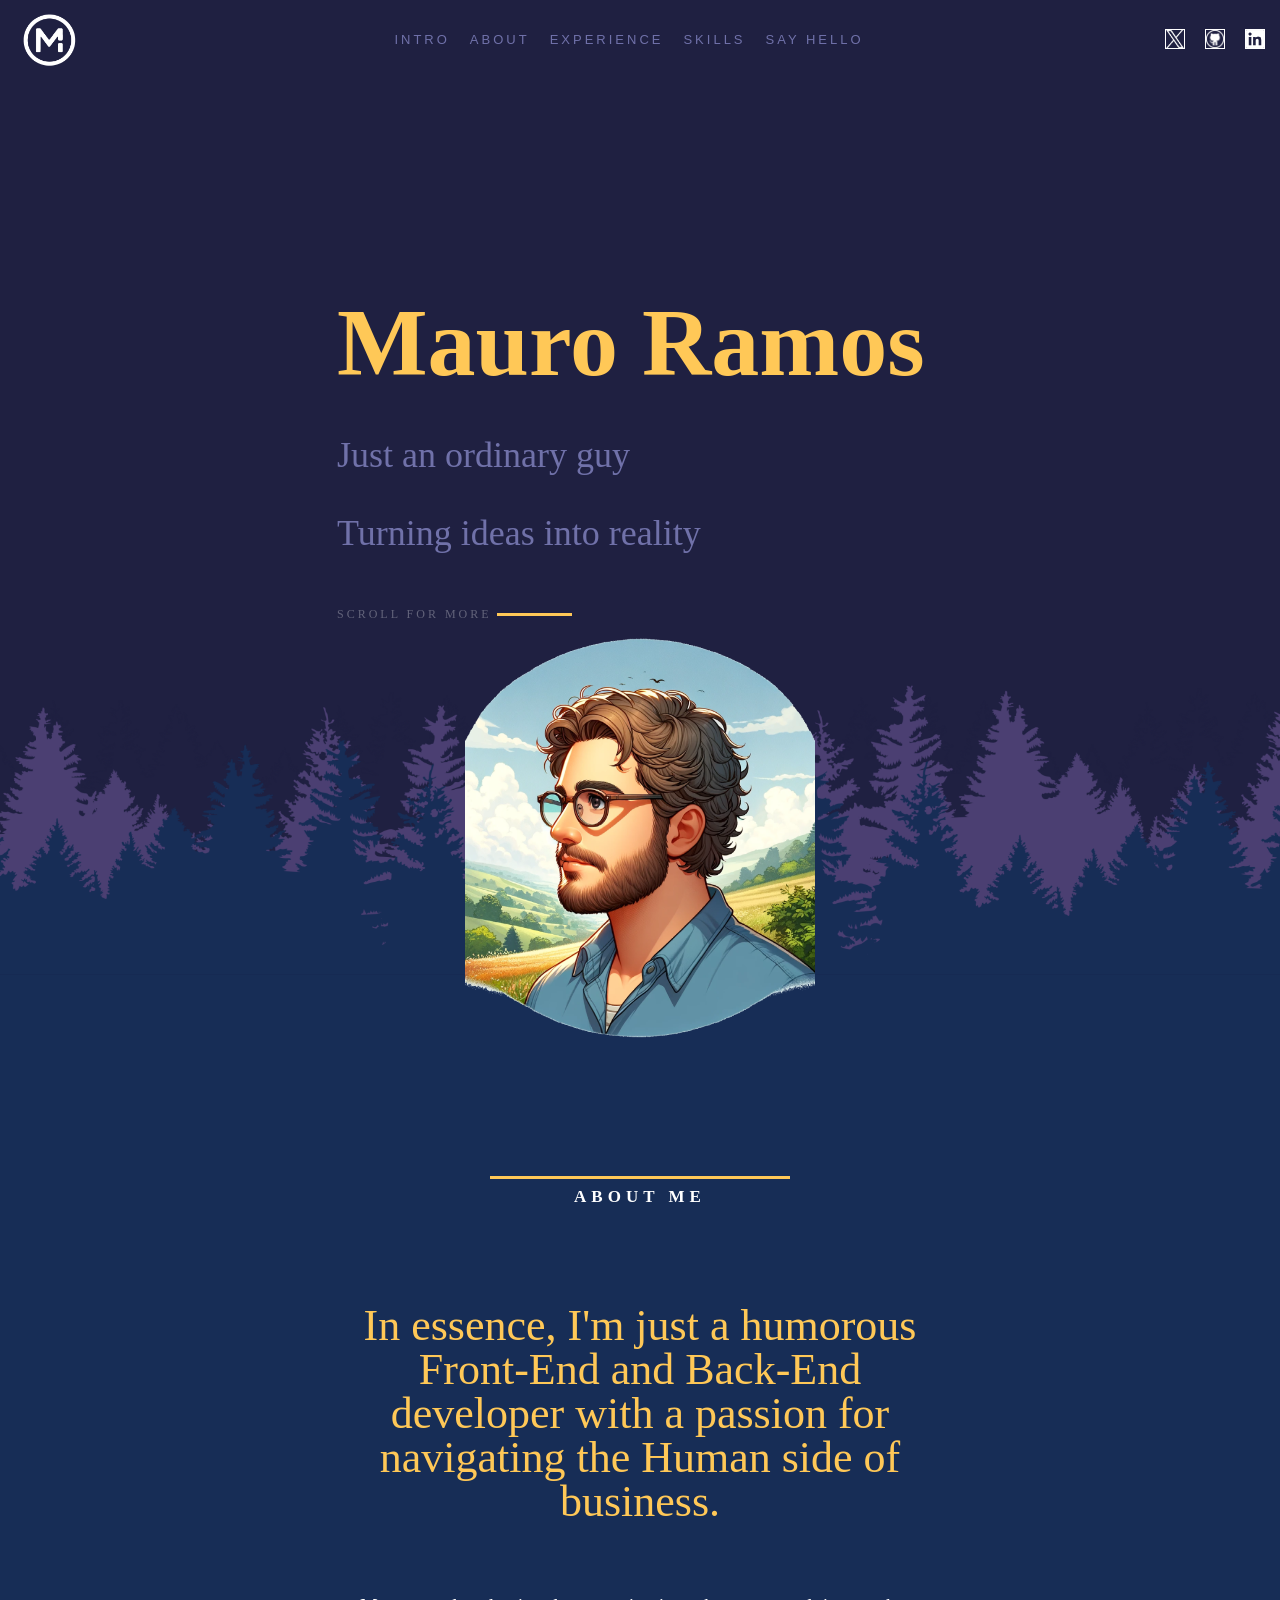
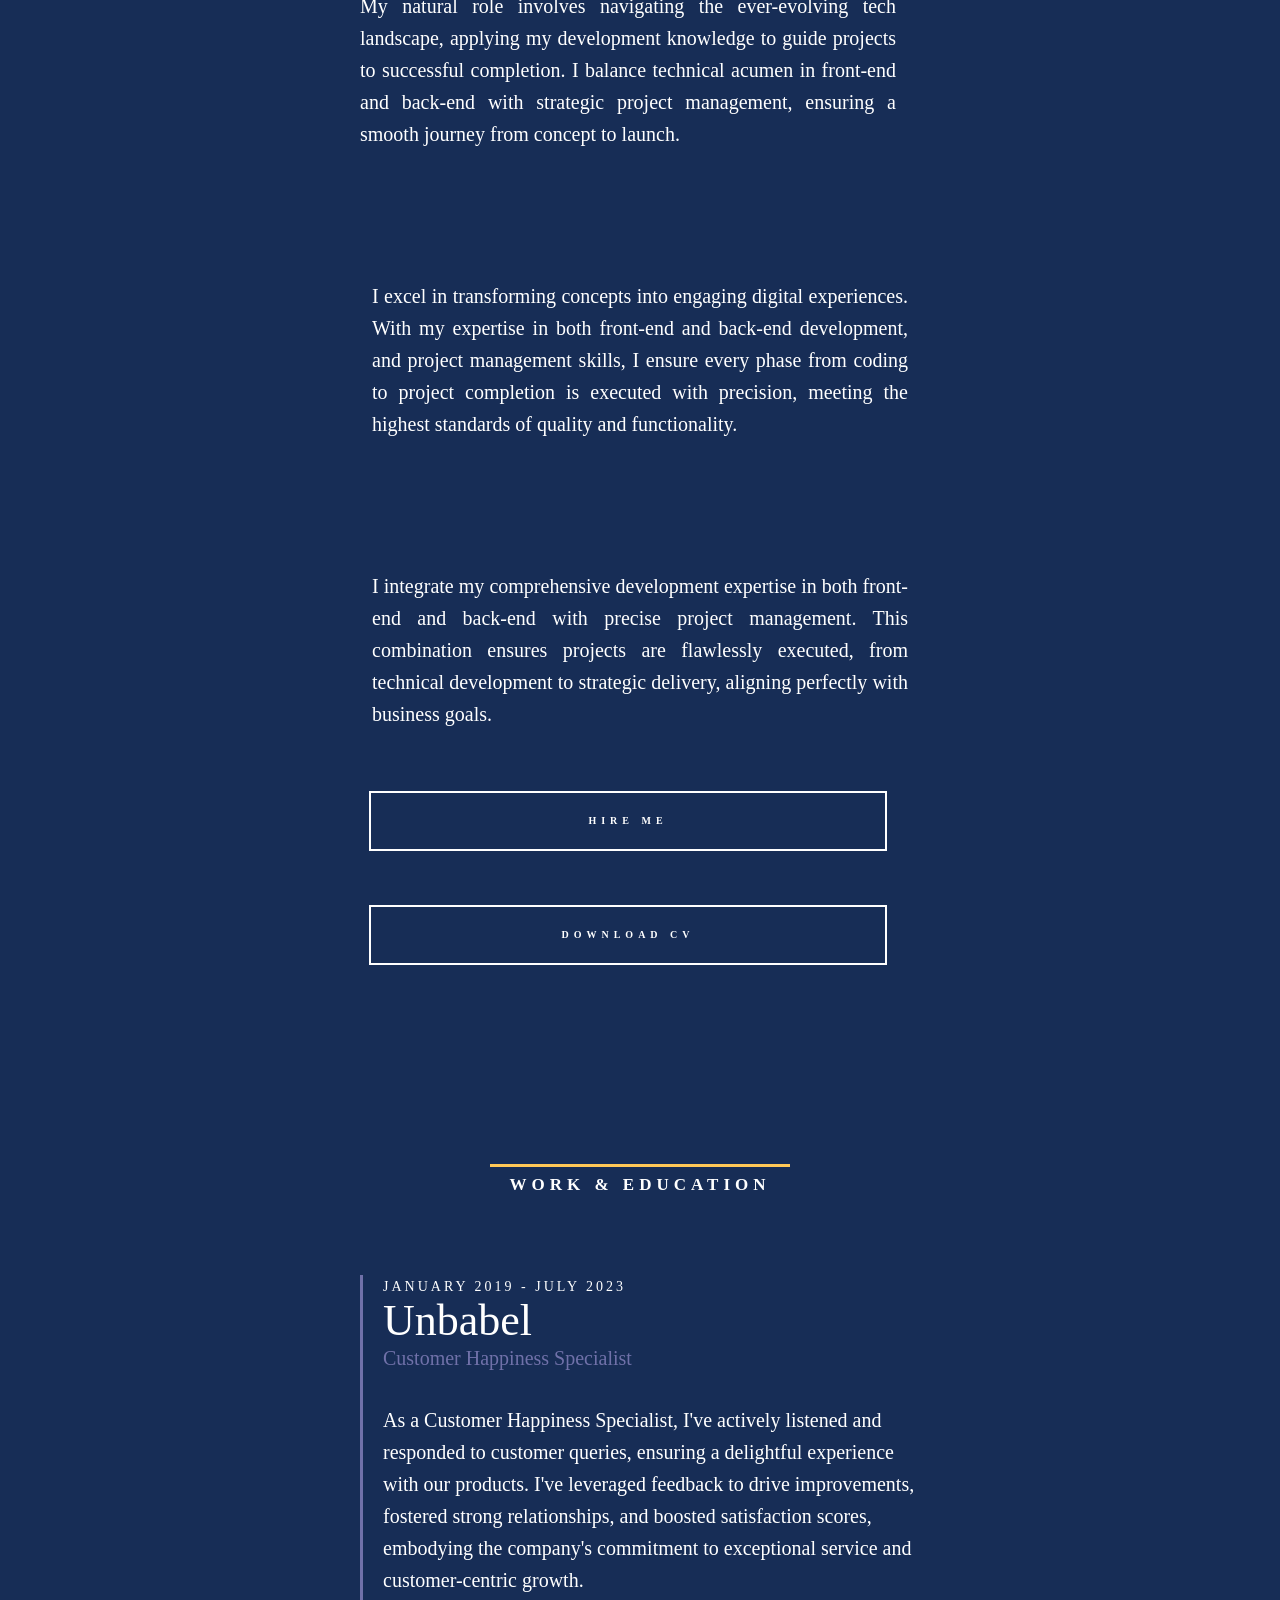
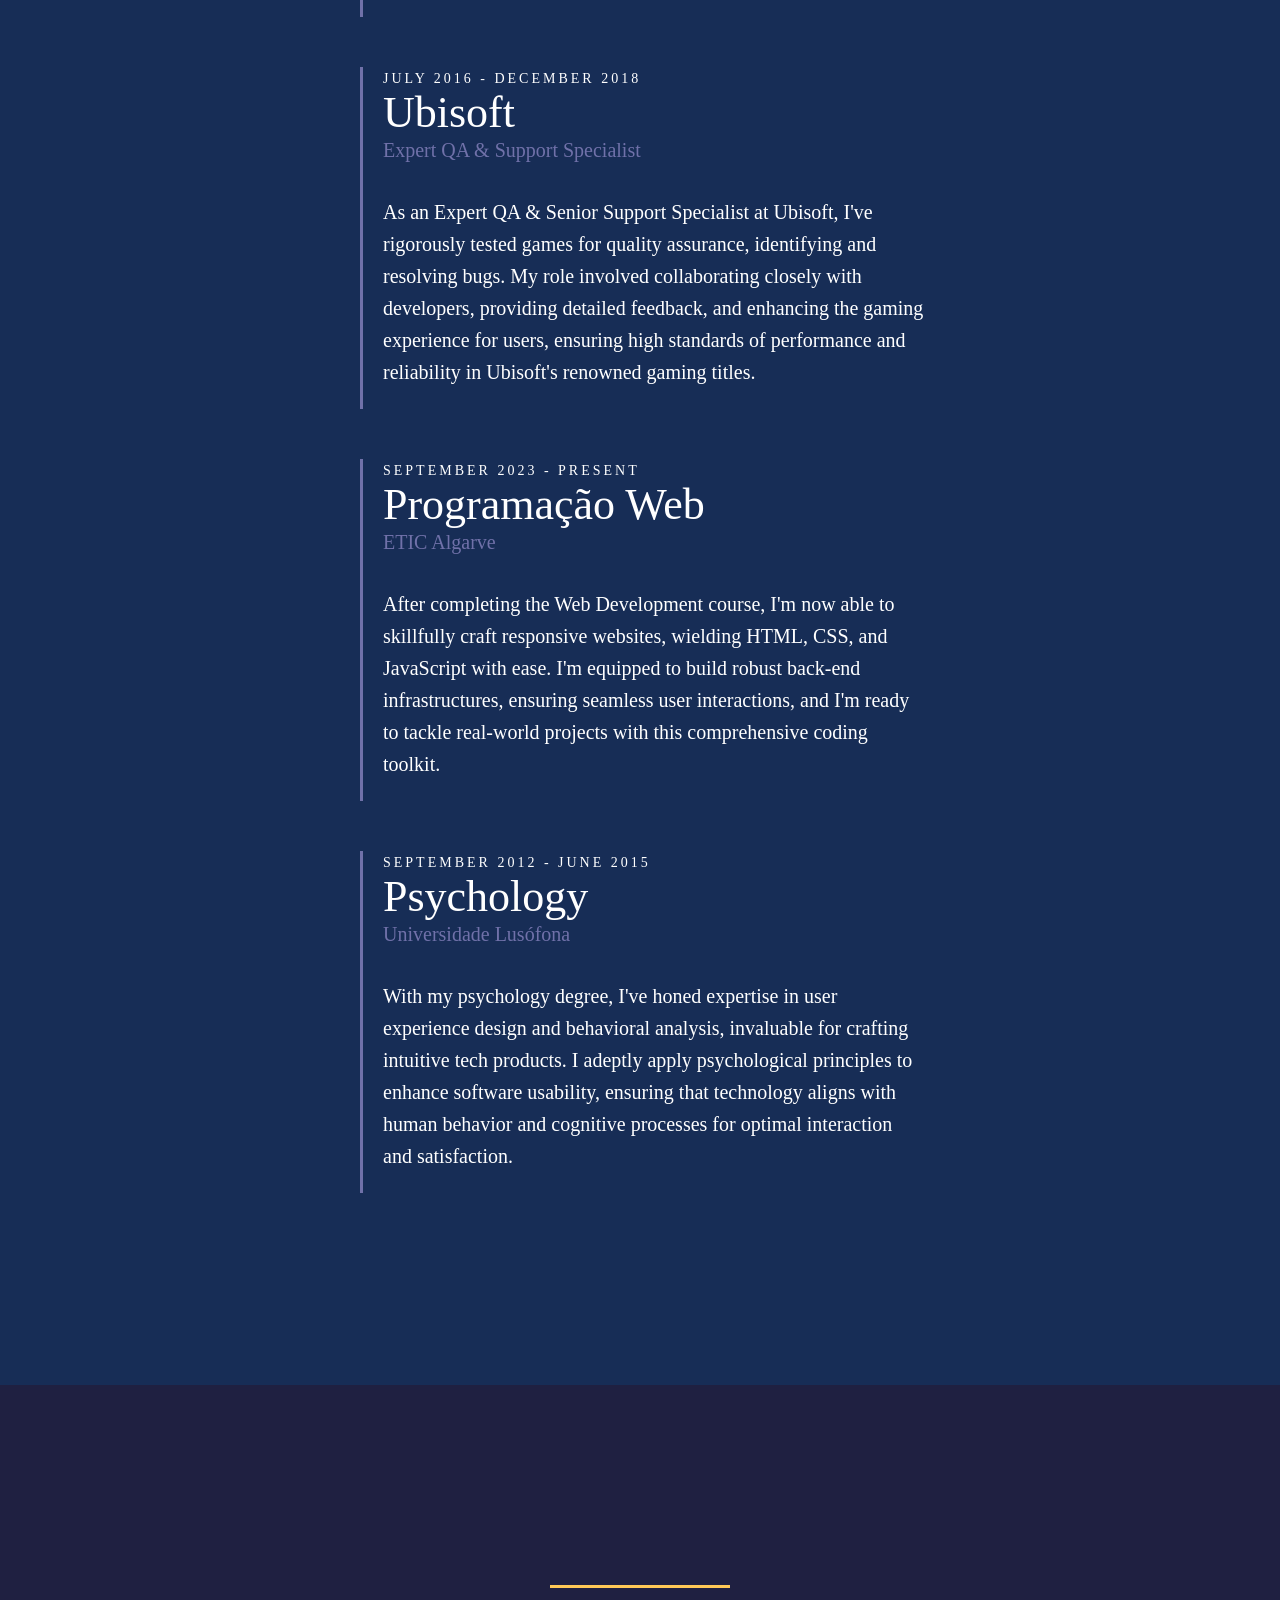
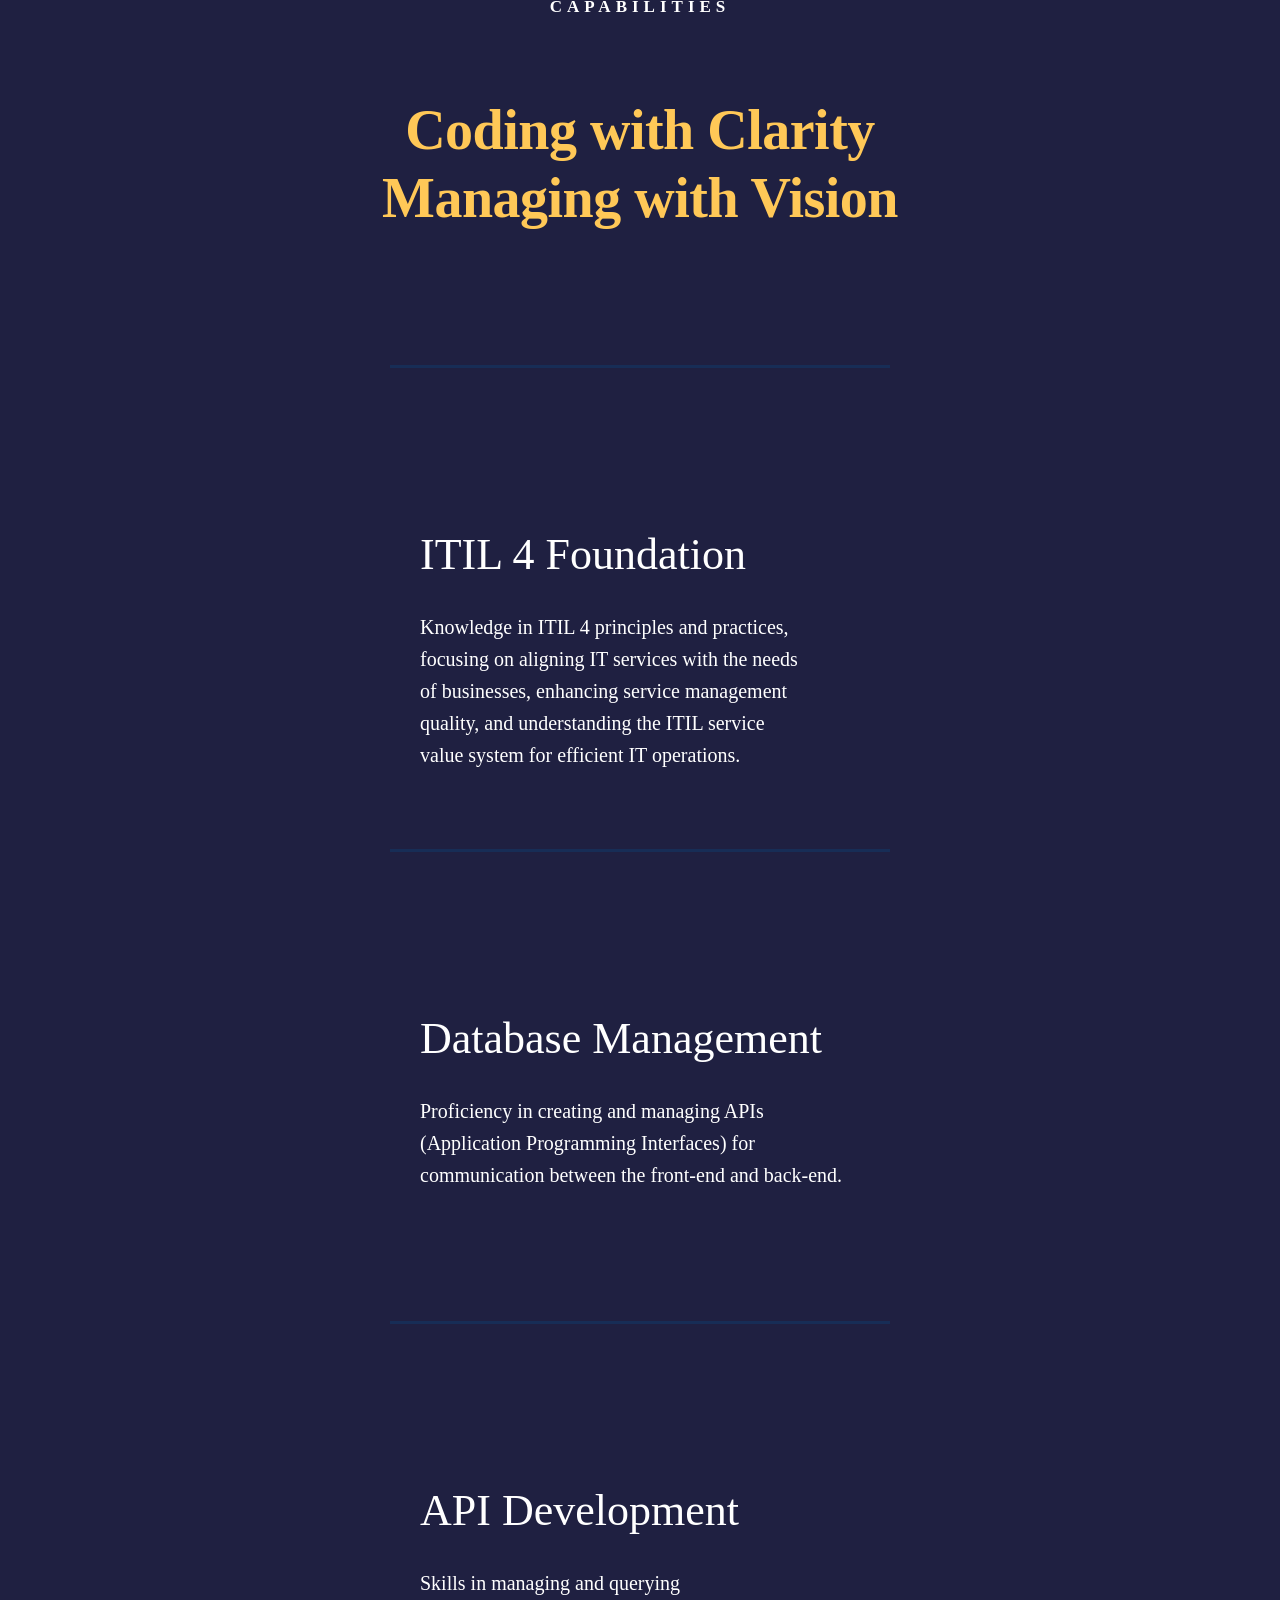
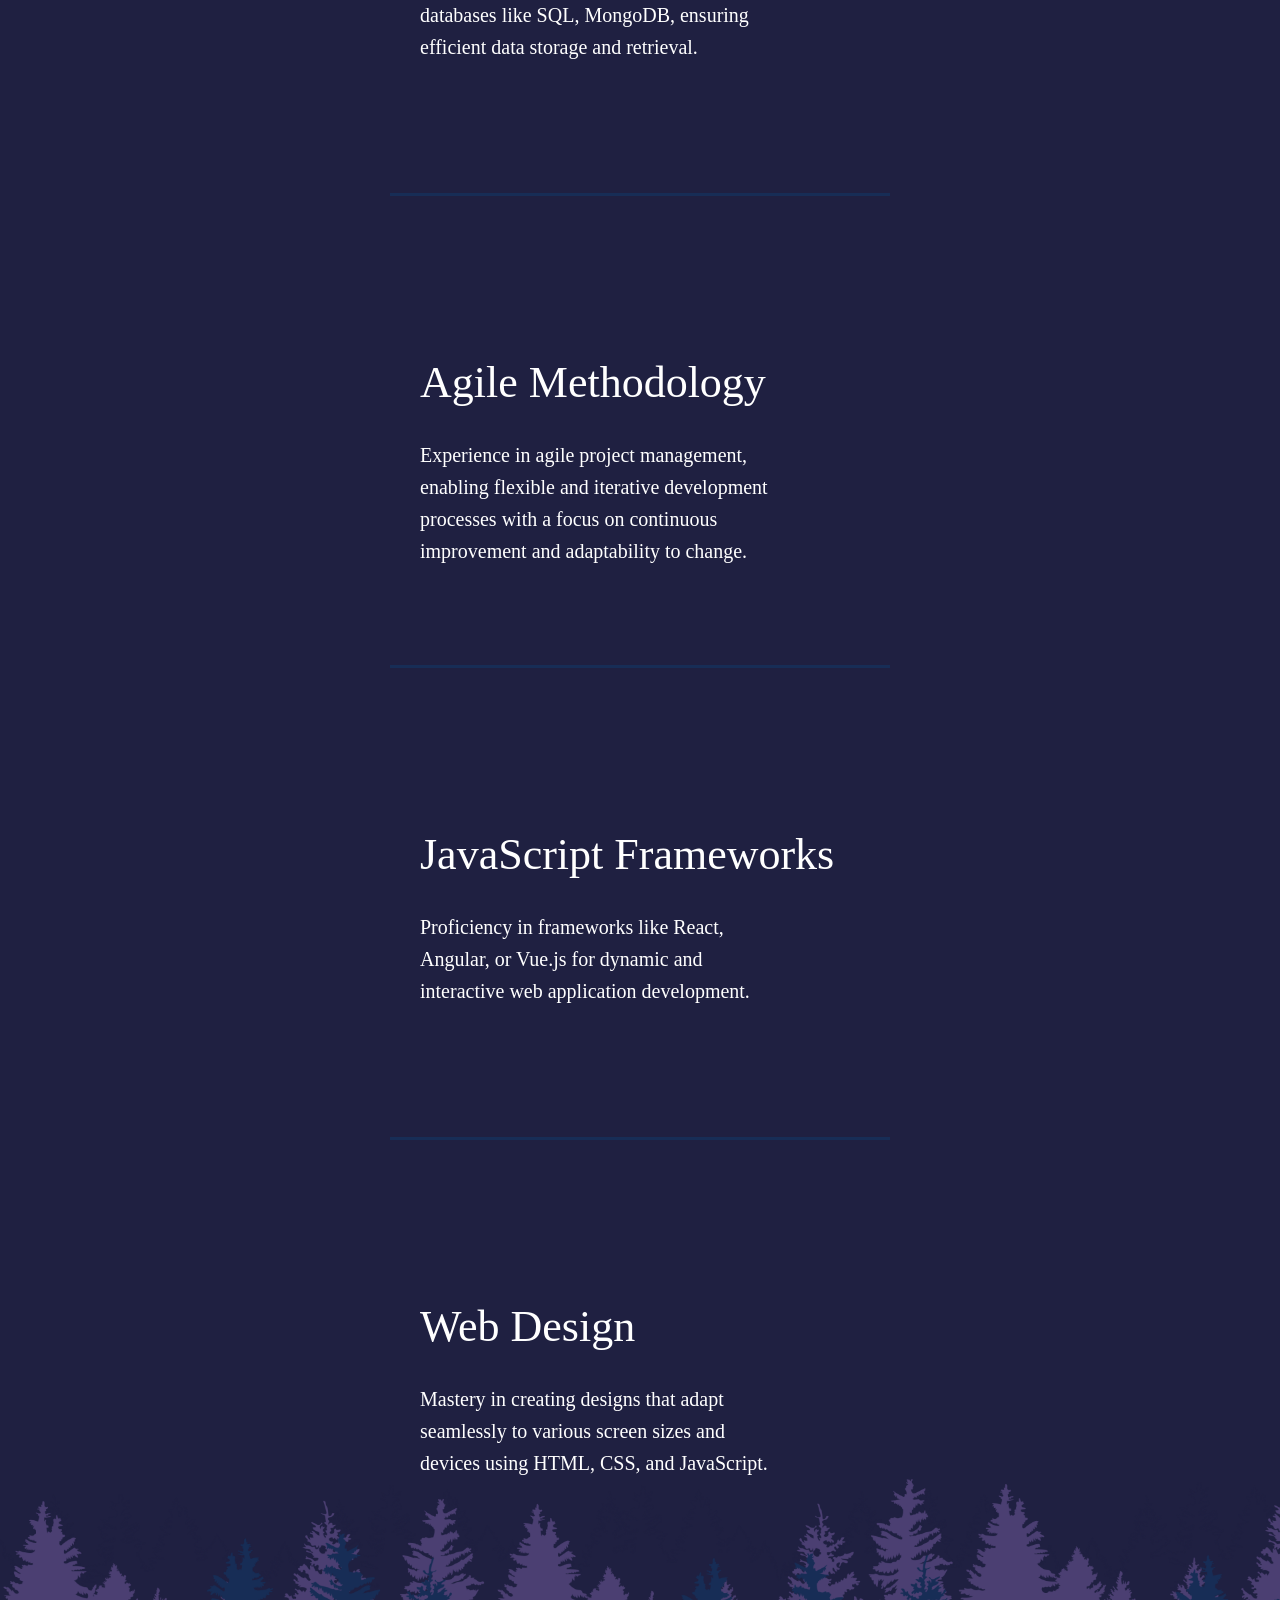
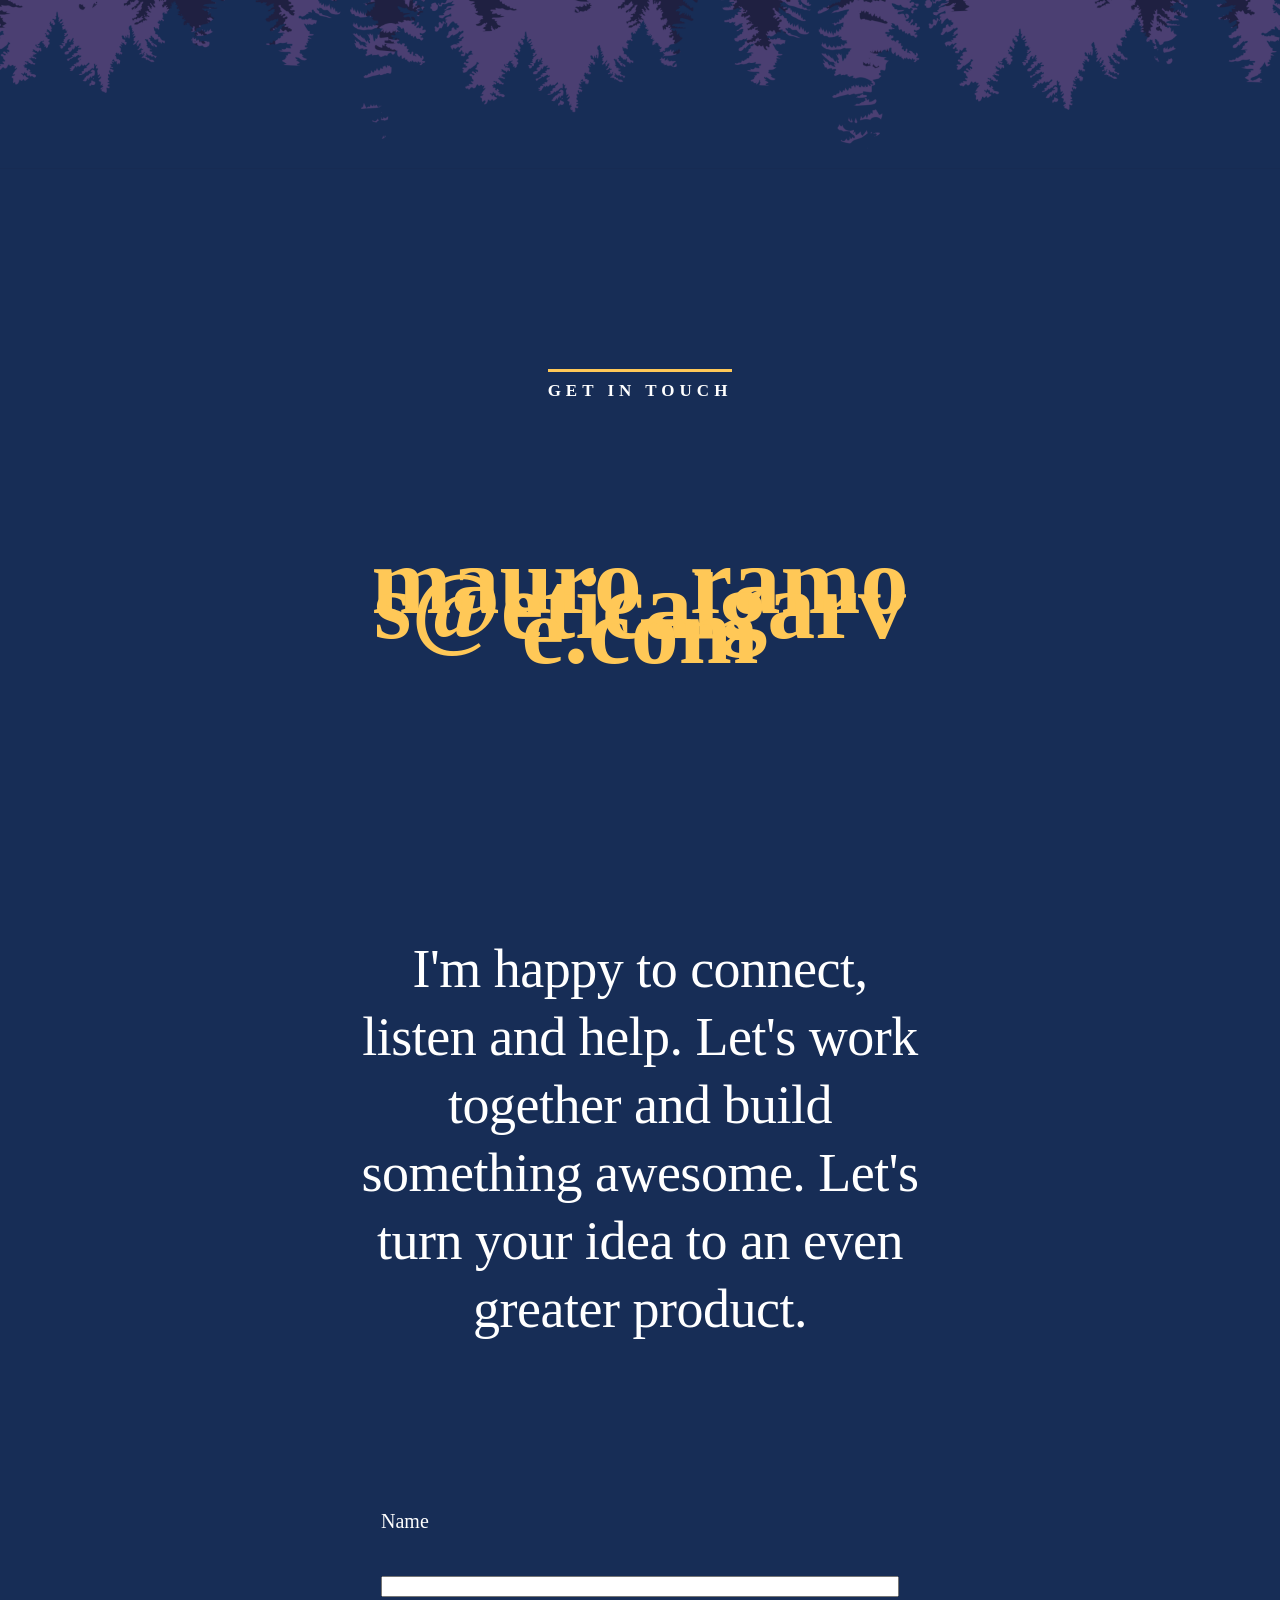
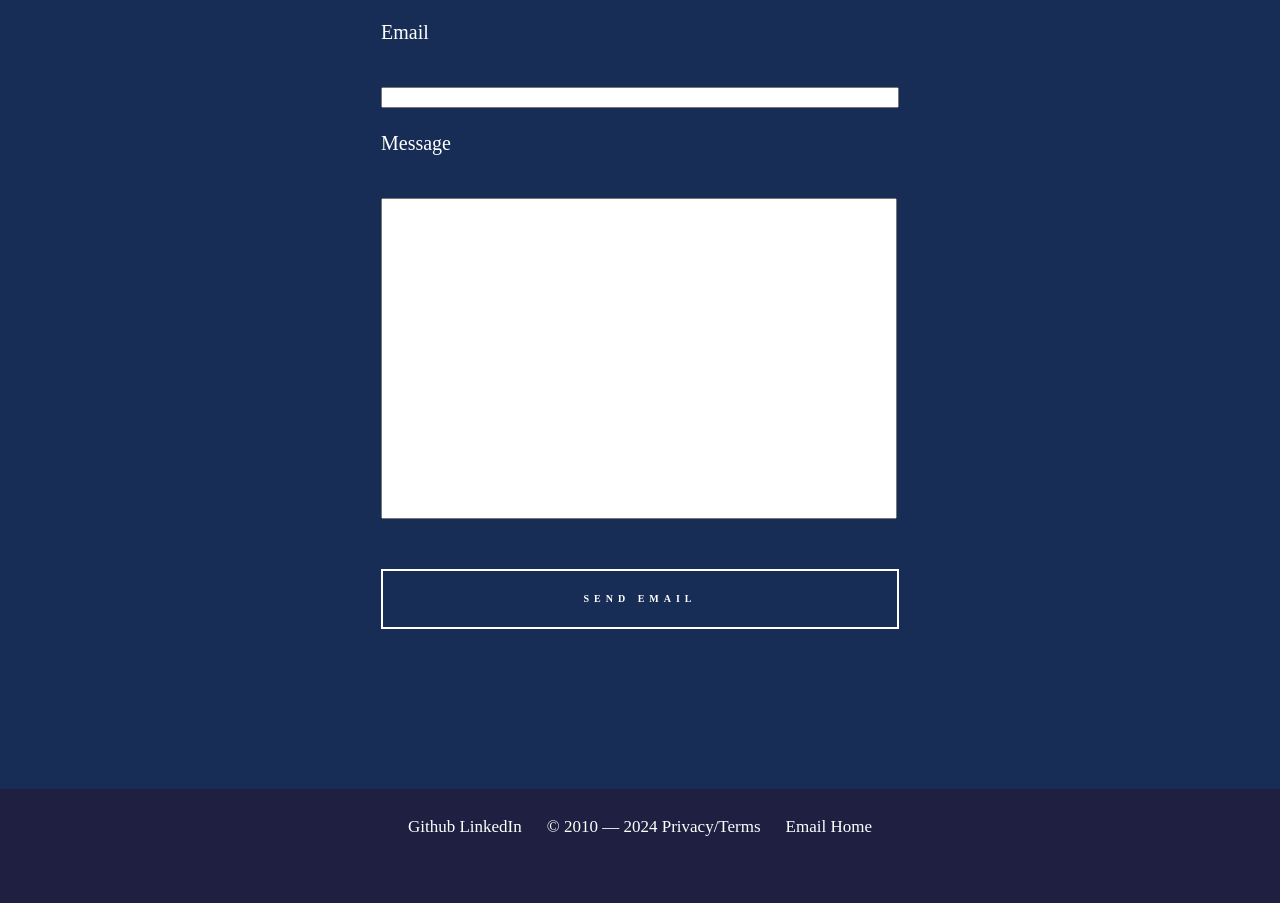
<file: index.html>
<!DOCTYPE html>
<html lang="en">
<head>
    <meta charset="UTF-8">
    <meta name="viewport" content="width=device-width, initial-scale=1.0">
    <title></title>
    <link rel="stylesheet" href="styles/style.css">
</head>
<body>
    <header>
        <img class="logoMauro" src="styles/images/LOGO.png" alt="Mauro Ramos">
        <nav>
            <ul class="navList">
                <li>
                    <a class="navListText" href="#Intro">Intro</a>
                </li>
                <li>
                    <a class="navListText" href="#About">About</a>
                </li>
                <li>
                    <a class="navListText" href="#Experience">Experience</a>
                </li>
                <li>
                    <a class="navListText" href="#Skills">Skills</a>
                </li>
                <li>
                    <a class="navListText" href="#Contact">Say Hello</a>
                </li>
            </ul>
        </nav>
        <ul class="logoList">
            <li>
                <a class="logoListLinks"><img class="socialLinkLogo" src="styles/images/X.png"></a>
            </li>
            <li>
                <a class="logoListLinks"><img class="socialLinkLogo" src="styles/images/GIT.png"></a>
            </li>
            <li>
                <a class="logoListLinks"><img class="socialLinkLogo" src="styles/images/IN.png"></a>
            </li>
        </ul>
    </header>
    <section class="heroSection"  id="Intro">
        <div class="heroIntroText">
            <h1>Mauro Ramos</h1>
            <h3>Just an ordinary guy</h3>
            <h3>Turning ideas into reality</h3>
            <div class="heroIntroTextSub">
                <p class="subIntro">Scroll for more</p> <hr class="after">
            </div>
        </div>
        <div class="profilePicContainer">
            <img class="profilePic" src="styles/images/PFP.png" alt="That's me!">
        </div>
        </div>
    </section>
    <section class="aboutSection" id="About">
        <div class="aboutContainer">
            <div class="aboutHeader">
                <hr class="before">
                About me
            </div>
            <div class="aboutGrid">
                <div class="divider">
                    <p class="lead">
                        In essence, I'm just a humorous Front-End and Back-End developer with a passion for navigating the Human side of business.
                    </p>
                    <p> My natural role involves navigating the ever-evolving tech landscape, applying my development knowledge to guide projects to successful completion. I balance technical acumen in front-end and back-end with strategic project management, ensuring a smooth journey from concept to launch.
                    </p>
                </div>
                <div class="divider">
                    <p>I excel in transforming concepts into engaging digital experiences. With my expertise in both front-end and back-end development, and project management skills, I ensure every phase from coding to project completion is executed with precision, meeting the highest standards of quality and functionality.
                    </p>
                    <p>I integrate my comprehensive development expertise in both front-end and back-end with precise project management. This combination ensures projects are flawlessly executed, from technical development to strategic delivery, aligning perfectly with business goals.
                    </p>
                </div>
            </div>
            <div class="buttonsAboutSection">
                <div class="hireButton">
                    <button type="button">
                        Hire me
                    </button>
                </div>
                <div class="hireButton">
                    <button type="button">
                        Download CV
                    </button>
                </div>
            </div>

            <div class="experienceContainer" id="Experience">
                <div class="experienceHeader">
                    <hr class="before">
                    Work & Education
                </div>
                <div class="experienceGrid">
                    <div class="divider">
                        <div class="experienceCard">
                            
                            <h5>January 2019 - July 2023</h5>
                            <h4>Unbabel</h4>
                            <p class="title">Customer Happiness Specialist</p>
                            <p>As a Customer Happiness Specialist, I've actively listened and responded to customer queries, ensuring a delightful experience with our products. I've leveraged feedback to drive improvements, fostered strong relationships, and boosted satisfaction scores, embodying the company's commitment to exceptional service and customer-centric growth.</p>
                        </div>
                        <div class="experienceCard">
                            <h5>July 2016 - December 2018</h5>
                            <h4>Ubisoft</h4>
                            <p class="title">Expert QA & Support Specialist</p>
                            <p>As an Expert QA & Senior Support Specialist at Ubisoft, I've rigorously tested games for quality assurance, identifying and resolving bugs. My role involved collaborating closely with developers, providing detailed feedback, and enhancing the gaming experience for users, ensuring high standards of performance and reliability in Ubisoft's renowned gaming titles.</p>
                        </div>
                    </div>
                    <div class="divider">
                        <div class="experienceCard">
                            <h5>September 2023 - PRESENT</h5>
                            <h4>Programação Web</h4>
                            <p class="title">ETIC Algarve</p>
                            <p>After completing the Web Development course, I'm now able to skillfully craft responsive websites, wielding HTML, CSS, and JavaScript with ease. I'm equipped to build robust back-end infrastructures, ensuring seamless user interactions, and I'm ready to tackle real-world projects with this comprehensive coding toolkit.</p>
                        </div>
                        <div class="experienceCard">
                            <h5>September 2012 - June 2015</h5>
                            <h4>Psychology</h4>
                            <p class="title">Universidade Lusófona</p>
                            <p>With my psychology degree, I've honed expertise in user experience design and behavioral analysis, invaluable for crafting intuitive tech products. I adeptly apply psychological principles to enhance software usability, ensuring that technology aligns with human behavior and cognitive processes for optimal interaction and satisfaction.</p>
                        </div>
                    </div>
                </div>
            </div>
    </section>
    <section class="skillSection"  id="Skills">
        <div class="headerSkillContainer">
            <div class="headerSkill">
                <hr class="before">
                Capabilities
            </div>
            <div class="headerDescription">
                <h2>Coding with Clarity</h2>
                <h2>Managing with Vision</h2>
            </div>
        </div>
        <div class="skillGrid">
            <div class="skillContainer">
                <div class="skillCard">
                    <h4>ITIL 4 Foundation</h4>
                    <p>Knowledge in ITIL 4 principles and practices, focusing on aligning IT services with the needs of businesses, enhancing service management quality, and understanding the ITIL service value system for efficient IT operations.</p>
                </div>
            </div>
            <div class="skillContainer">
                <div class="skillCard">
                    <h4>Database Management</h4>
                    <p>Proficiency in creating and managing APIs (Application Programming Interfaces) for communication between the front-end and back-end.</p>
                </div>
            </div>
            <div class="skillContainer">
                <div class="skillCard">
                    <h4>API Development</h4>
                    <p>Skills in managing and querying databases like SQL, MongoDB, ensuring efficient data storage and retrieval.</p>
                </div>
            </div>
            <div class="skillContainer">
                <div class="skillCard">
                    <h4>Agile Methodology</h4>
                    <p>Experience in agile project management, enabling flexible and iterative development processes with a focus on continuous improvement and adaptability to change.</p>
                </div>
            </div>
            <div class="skillContainer">
                <div class="skillCard">
                    <h4>JavaScript Frameworks</h4>
                    <p>Proficiency in frameworks like React, Angular, or Vue.js for dynamic and interactive web application development.</p>
                </div>
            </div>
            <div class="skillContainer">
                <div class="skillCard">
                    <h4>Web Design</h4>
                    <p>Mastery in creating designs that adapt seamlessly to various screen sizes and devices using HTML, CSS, and JavaScript.</p>
                </div>
            </div>
        </div>
    </section>
    <section class="contactSection" id="Contact"    >
            <div class="contactHeader">
                <hr class="before">
                Get In touch
            </div>
            <div class="contactDescription">
                <h1>mauro_ramos@eticalgarve.com</h1>
                <h1></h1>
                <p class="contactPitch"> I'm happy to connect, listen and help. Let's work together and build something awesome. Let's turn your idea to an even greater product.</p>
            </div>
            <div class="row">
                <div class="contactformContainer">
                    <div class="formcolumn">
                        <div class="formInputs">
                            <p>Name</p>
                            <br>
                            <input type="text" name="Name">
                            <p>Email</p>
                            <br>
                            <input type="text" name="email">
                            <p>Message</p>
                            <br>
                            <input class="textMessage" type="text" name="Message">
                            <button type="button">
                                Send Email
                            </button>
                        </div>
                    </div>
                </div>
            </div>
    </section>
    <footer>
        <div class="footerContainer">
            <div class="footerLinks">
                <a href="Nowhere">Github</a>
                <a href="Nowhere">LinkedIn</a>
            </div>
            © 2010 — 2024
            Privacy/Terms
            <div class="footerLinks">
                <a href="Nowhere">Email</a>
                <a href="#Intro">Home</a>
            </div>
        </div >
    </footer>
</body>
</html>
</file>
<file: styles/style.css>
* {box-sizing: border-box;color: white;}

html {
    scroll-behavior: smooth;
}

a {
    text-decoration: none !important; 
}

h1 {
    color: #FFC857;
    font-family: 'Roboto Condensed';
    font-size: 6rem;
    font-style: normal;
    font-weight: 700;
    line-height: 1.5625rem;
    display: flex;
}

h2 {
    color: #FFC857;
    text-align: center;
    font-family: Roboto;
    font-size: 56px;
    font-style: normal;
    font-weight: 700;
    line-height: 67.99px;
    letter-spacing: -0.5px;
    margin-block-start: 0;
    margin-block-end: 0;
}

h3 {
    color: #7071A9;
    font-family: 'Frank Ruhl Libre';
    font-size: 36px;
    font-style: normal;
    font-weight: 500;
    display: flex;
    margin-block-start: 1em;
    margin-block-end: 1em;
}

h4 {
    color: #ffffff;
    font-family: Frank Ruhl Libre;
    font-size: 44px;
    font-style: normal;
    font-weight: 500;
    line-height: 44px;
    margin-block-start: 0;
    margin-block-end: 0;
}

h5 {
    color: #FFF;
    
    font-family: Roboto;
    font-size: 14px;
    font-style: normal;
    font-weight: 400;
    line-height: 24px;
    letter-spacing: 3px;
    text-transform: uppercase;
    margin-block-start: 0;
    margin-block-end: 0;
}

p {
    font-family: Lora;
    font-size: 1.25rem;
    font-style: normal;
    font-weight: 400;
    line-height: 31.99px;
}

.after {
    background-color: #FFC857;
    width: 75px;
    height: 3px;
    margin-left: 5px;
    border-style: none;
}

.before {
    background-color: #FFC857;
    width: 300px;
    height: 3px;
    margin-left: 0px;
    border-style: none;
}

body {
    background: #1F2041;
    margin: 0;
    word-break: break-word;
}

button {
    /* max-height: 60px; */
    /* max-width: 518px; */
    width: 518px;
    height: 60px;
    display: flex;
    align-items: center;
    align-self: stretch;
    justify-content: center;
    background-color: transparent;
    border: 2px solid #FFF;
    text-align: center;
    font-family: Roboto;
    font-size: 10px;
    font-style: normal;
    font-weight: 700;
    line-height: 56px;
    letter-spacing: 5px;
    text-transform: uppercase;
    padding: 2px 185px 2px 185px;
    margin-right: 24px;
}

button:hover {
    background-color: #FFC857;
    border: 2px solid #000000;
}

button:active {
    background-color: #FFC857;
    border: 2px solid #000000;
    box-shadow: inset 3px 3px 3px #000000;
}

header {
    position: fixed;
    width: 100%;
    height: 78px;
    padding: 5px;
    display: flex;
    justify-content:  space-between;
    align-items: center;
    background: #1F2041;
    z-index: 10;
}

.logoMauro {
    height: 100%;
    cursor: pointer;
    padding: 0px 10px
}


.navList {
    cursor: pointer;
    list-style: none;
    display: flex;
    justify-content: space-between;
    margin: auto;
    padding: 0px 0px 0px 10px;
    text-decoration: none !important;
}

.navList li {
    cursor: pointer;
    padding: 0 10px;
}


.navList li .navListText {
    color: #7071A9;
    text-align: center;
    font-family: Arial;
    font-size: 13px;
    letter-spacing: 3px;
    text-transform: uppercase;
}

.navList li:hover .navListText {
    color: #FFC857;
}

.logoList {
    display: flex;
    list-style: none;
    padding: 0;
    margin: 0;
    flex-shrink: 1;
}

.logoListLinks {
display: flex;
padding: 10px 10px 10px 10px;
cursor: pointer;
}

.logoListLinks:hover {
opacity: 0.5;
}

.socialLinkLogo {
height: 20px;
border: solid white 1px;
aspect-ratio: auto;
}

section {
    width: 100%;
    display: flex;
}

.heroSection {
    padding: 250px 337px 337px 337px;
    display: flex;
    flex-wrap: wrap;
    flex-direction: row;
    justify-content: space-evenly;
    background-image: url(images/WBG1.png);
    /* background-position: bottom; */
    background-size: 100%;
    background-repeat: repeat-x;
    background-position-y: bottom;
    background-position-x: center;
}

.heroContainer {
    display: flex;
    justify-content: center;
}

.profilePicContainer {
    display:flex;
    justify-content: center;
      /* background-image: url(images/PFP.png);
 background-size: contain;
  width: 40%;
  background-repeat: no-repeat;
  background-position: center;*/

}

.profilePic {
    max-width: 566px;
    position: absolute;
    width: 20%;
    z-index: 8;
    min-width: 350px;
}

.heroIntroText {
    width:700px;
    position: relative;
    text-wrap: nowrap;
    z-index: 9;
}

.subIntro {
    color: rgba(255, 255, 255, 0.30);
    font-family: Roboto;
    font-size: 0.75rem;
    font-style: normal;
    font-weight: 400;
    letter-spacing: 0.1875rem;
    line-height: 1.5rem;
    text-transform: uppercase;  
}

.heroIntroTextSub  {
    display: flex;
    flex-direction: row;
    align-items: center;
}

.aboutSection {
    background-color: #172D56;
    color: rgba(255, 255, 255, 0.30);
    padding-top: 192px;
    padding-bottom: 192px;
    padding-left: 360px;
    padding-right: 360px;
    flex-direction: column;
    gap: 192px;
    flex-shrink: 0;
    /* gap: 120px; */
}

.aboutContainer {
    display: flex;
    flex-direction: column;
    justify-content: space-evenly;
}

.aboutGrid {
    columns: 2 360px;
    /* column-gap: 24px; */
    margin: 0;
    text-align: justify;
    display: flex;
    justify-content: space-evenly;
    flex-wrap: wrap;
    gap: 50px;
}

.divider {
    display: flex;
    flex-direction: column;
    flex-shrink: 0;
    gap: 50px;
}

.aboutGrid p {
    font-family: Lora;
    font-size: 1.25rem;
    font-style: normal;
    font-weight: 400;
    line-height: 31.99px;
    max-width: 750px;
    height: 200px;
    white-space: normal;
    width: 536px;
}

.aboutGrid p.lead {
    color: #FFC857;
    font-family: 'Frank Ruhl Libre';
    font-size: 44px;
    margin: 17px 0px 17px 0px;
    font-style: normal;
    font-weight: 400;
    line-height: 2.74938rem;
    max-width: 750px;
    height: 200px;
    width: 560px;
    text-align: center;
}

.aboutHeader {
    padding: 0px 20px 80px 20px;
    font-family: Roboto;
    font-size: 1.0625rem;
    font-style: normal;
    font-weight: 600;
    line-height: 1.24938rem;
    letter-spacing: 0.3125rem;
    text-transform: uppercase;
    text-wrap: nowrap;
    display: flex;
    flex-direction: column;
    justify-content: center;
    align-items: center;
    flex-wrap: wrap;
    align-content: center;
}

.buttonsAboutSection {
    columns: 2 360px;
    margin: 0;
    display: flex;
    flex-wrap: wrap;
    row-gap: 54px;
    justify-content: space-evenly;
    margin-bottom: 190px;
}

.hirebutton {
    display: flex;
    justify-content: center;
}

div.aboutButton {
    display: flex;
    width: 1140px;
    height: 76px;
    max-width: 1140px;
    align-items: flex-start;
    align-content: flex-start;
    flex-wrap: wrap;
}

.experienceContainer {
    display: flex;
    flex-direction: column;
    justify-content: space-evenly;
}


.experienceHeader {
    padding: 0px 20px 80px 20px;
    font-family: Roboto;
    font-size: 1.0625rem;
    font-style: normal;
    font-weight: 600;
    line-height: 1.24938rem;
    letter-spacing: 0.3125rem;
    text-transform: uppercase;
    text-wrap: nowrap;
    display: flex;
    flex-direction: column;
    justify-content: center;
    align-items: center;
    flex-wrap: wrap;
    align-content: center;
}

.experienceGrid {
    columns: 2 360px;
    column-gap: 24px;
    margin: 0;
    text-align: justify;
    display: flex;
    justify-content: space-evenly;
    flex-wrap: wrap;
    gap: 50px;
    text-wrap: wrap;
    /* min-height: 1000px; */
}

.experienceCard {
    max-width: 586px;
    display: flex;
    flex-direction: column;
    justify-content: flex-start;
    text-align: left;
    border-left: #7071A9;
    border-left-style: solid;
    padding: 0 20px 0;
}

.experienceGrid p {
    font-family: Lora;
    font-size: 1.25rem;
    font-style: normal;
    font-weight: 400;
    line-height: 31.99px;
    max-width: 750px;
    white-space: normal;
    /* width: 536px; */
    text-transform: none;
}

.title {
    color: #7071A9;
    font-family: Roboto;
    font-size: 21px;
    font-style: normal;
    font-weight: 400;
    line-height: 27.99px;
    margin: 0px 0 10px 0;
}
.skillSection {
    padding-top: 192px;
    padding-bottom: 160px;
    padding-left: 360px;
    padding-right: 360px;
    gap: 88px;
    display: flex;
    flex-direction: column;
    align-items: center;
    background-image: url(images/WBG1.png);
    background-position: bottom;
    background-size: 100%;
    background-repeat: repeat-x;
    text-wrap: nowrap;
}

.headerSkillContainer {
    display: flex;
    height: 299.95px;
    max-width: 940px;
    padding: 0px 20px 31.97px 20px;
    flex-direction: column;
    align-items:center;
    gap: 80px;
    text-align: center;
}

.headerSkillContainer hr {
    width: 100%;
}

.headerSkill {
    font-family: Roboto;
    font-size: 1.0625rem;
    font-style: normal;
    font-weight: 600;
    line-height: 1.24938rem;
    letter-spacing: 0.3125rem;
    text-transform: uppercase;
}

.skillGrid {
    display: flex;
    flex-direction: row;
    justify-content: space-around;
    align-items: flex-start;
    white-space: normal;
    text-wrap: balance;
    flex-wrap: wrap;
}

.skillContainer {
    display: flex;
    flex-direction: column;
    align-items: flex-start;
    padding: 0px 30px 56px 30px;
    max-width: 500px;
    min-height: 472px;
    border-top: #172D56;
    border-top-style: solid;
}

.skillCard {
    display: flex;
    padding: 165px 0px 1px 0px;
    flex-direction: column;
    align-items: flex-start;
    gap: 15px;
    align-self: stretch;
    /* text-wrap: nowrap; */
    max-width: 440px;
    /* overflow: hidden; */
    /* text-wrap: nowrap; */
}

.skillCard p {
    font-family: Lora;
    font-size: 1.25rem;
    font-style: normal;
    font-weight: 400;
    line-height: 31.99px;
    width: 440px;
    max-width: 750px;
}

.contactSection {
    background-color: #172D56;
    display: flex;
    padding-top: 192px;
    padding-bottom: 160px;
    padding-left: 360px;
    padding-right: 360px;
    gap: 88px;
    flex-direction: column;
    align-items: center;
    /* text-wrap: nowrap; */
}


.contactHeader {
    font-family: Roboto;
    font-size: 1.0625rem;
    font-style: normal;
    font-weight: 600;
    line-height: 1.24938rem;
    letter-spacing: 0.3125rem;
    text-transform: uppercase;    
    text-align: center;
    width: auto;
}

.contactHeader hr {
    width: 100%;
}

.contactPitch {
    color: #FFF;
    font-family: Frank Ruhl Libre;
    font-size: 54px;
    font-style: normal;
    font-weight: 400;
    line-height: 67.99px;
    letter-spacing: -0.5px;   
}

.contactDescription {
    text-align: center;
    display: flex;
    flex-direction: column;
    flex-wrap: nowrap;
    align-items: center;
    align-content: center;
    justify-content: center;
}

.contactformContainer {
    display: flex;
    columns: 2 360px;
    margin: 0;
    text-align: justify;
    display: flex;
    justify-content: space-evenly;
    flex-wrap: wrap;
    gap: 50px;
}

.formcolumn {
    display: flex;
    flex-direction: column;
}

footer {
    display: flex;
    padding: 1px 360px 64px 360px;
    flex-shrink: 0;
    justify-content: center;
}

.footerContainer {
    color: #FFF;
    text-align: center;
    font-family: Roboto;
    font-size: 17px;
    font-style: normal;
    font-weight: 400;
    line-height: 140.625%;
    margin: 25px 0px 0px 0px;
    display: flex;
    text-decoration: none;
}

.footerLinks {
    margin: 0 25px;
}

.formInputs {
    display: flex;
    flex-direction: column;
}

.formInputs button {
    margin: 50px 0 0 0;
}

.textMessage {
    width: 516px;
    height: 321px;
}
</file>
